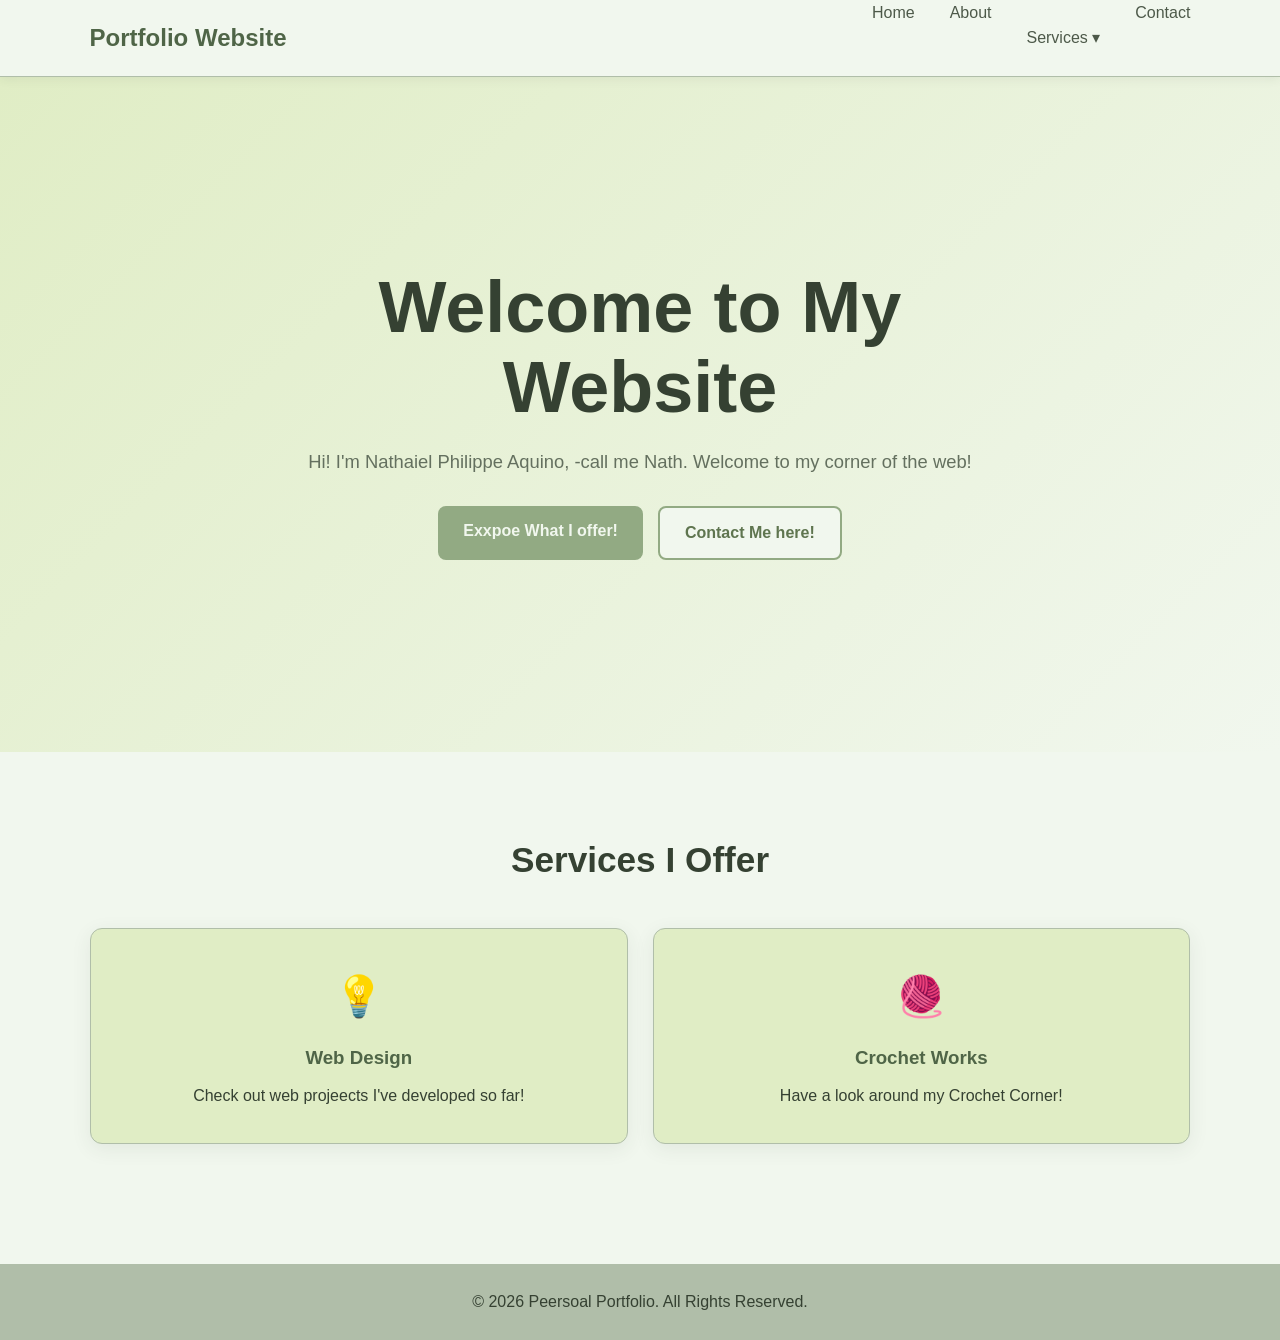
<file: index.html>
<!DOCTYPE html>
<html lang="en">
<head>
    <meta charset="UTF-8">
    <meta name="viewport" content="width=device-width, initial-scale=1.0">
    <title>Portfolio Website | Home</title>
    <link rel="stylesheet" href="css/style.css">
</head>
<body>

    <header>
        <nav class="navbar">
    
            <!-- Logo -->
            <a href="index.html" class="logo">Portfolio Website</a>
    
            <!-- Mobile Menu Button -->
            <input type="checkbox" id="menu-toggle">
            <label for="menu-toggle" class="menu-icon">&#9776;</label>
    
            <!-- Navigation -->
            <ul class="nav-links">
    
                <li>
                    <a href="index.html">Home</a>
                </li>
    
                <li>
                    <a href="about.html">About</a>
                </li>
    
                <!-- Services Dropdown -->
                <li class="dropdown">
                    <a href="services.html" class="dropbtn">
                        Services ▾
                    </a>
    
                    <ul class="dropdown-menu">
                        <li>
                            <a href="web-development.html">
                                Web Development
                            </a>
                        </li>
    
                        <li>
                            <a href="crochet-crafts.html">
                                Crochet Crafts
                            </a>
                        </li>
                    </ul>
                </li>
    
                <li>
                    <a href="contact.html">Contact</a>
                </li>
    
            </ul>
        </nav>
    </header>

<main>
    <section class="hero">
        <div class="hero-content">
            <h1>Welcome to My Website</h1>
            <p>
                Hi! I'm Nathaiel Philippe Aquino, -call me Nath. Welcome to my corner of the web!
            </p>

            <div class="hero-buttons">
                <a href="about.html" class="btn primary-btn">Exxpoe What I offer!</a>
                <a href="contact.html" class="btn secondary-btn">Contact Me here!</a>
            </div>
        </div>
    </section>

    <section class="features">
        <h2>Services I Offer</h2>

        <div class="feature-container">
            <div class="feature-card">
                <div class="icon">💡</div>
                <h3>Web Design</h3>
                <p>
                    Check out web projeects I've developed so far!
                </p>
            </div>

            <div class="feature-card">
                <div class="icon">🧶</div>
                <h3>Crochet Works</h3>
                <p>
                    Have a look around my Crochet Corner! 
                </p>
        </div>
    </section>
</main>

<footer>
    <p>&copy; 2026 Peersoal Portfolio. All Rights Reserved.</p>
</footer>

</body>
</html>
</file>
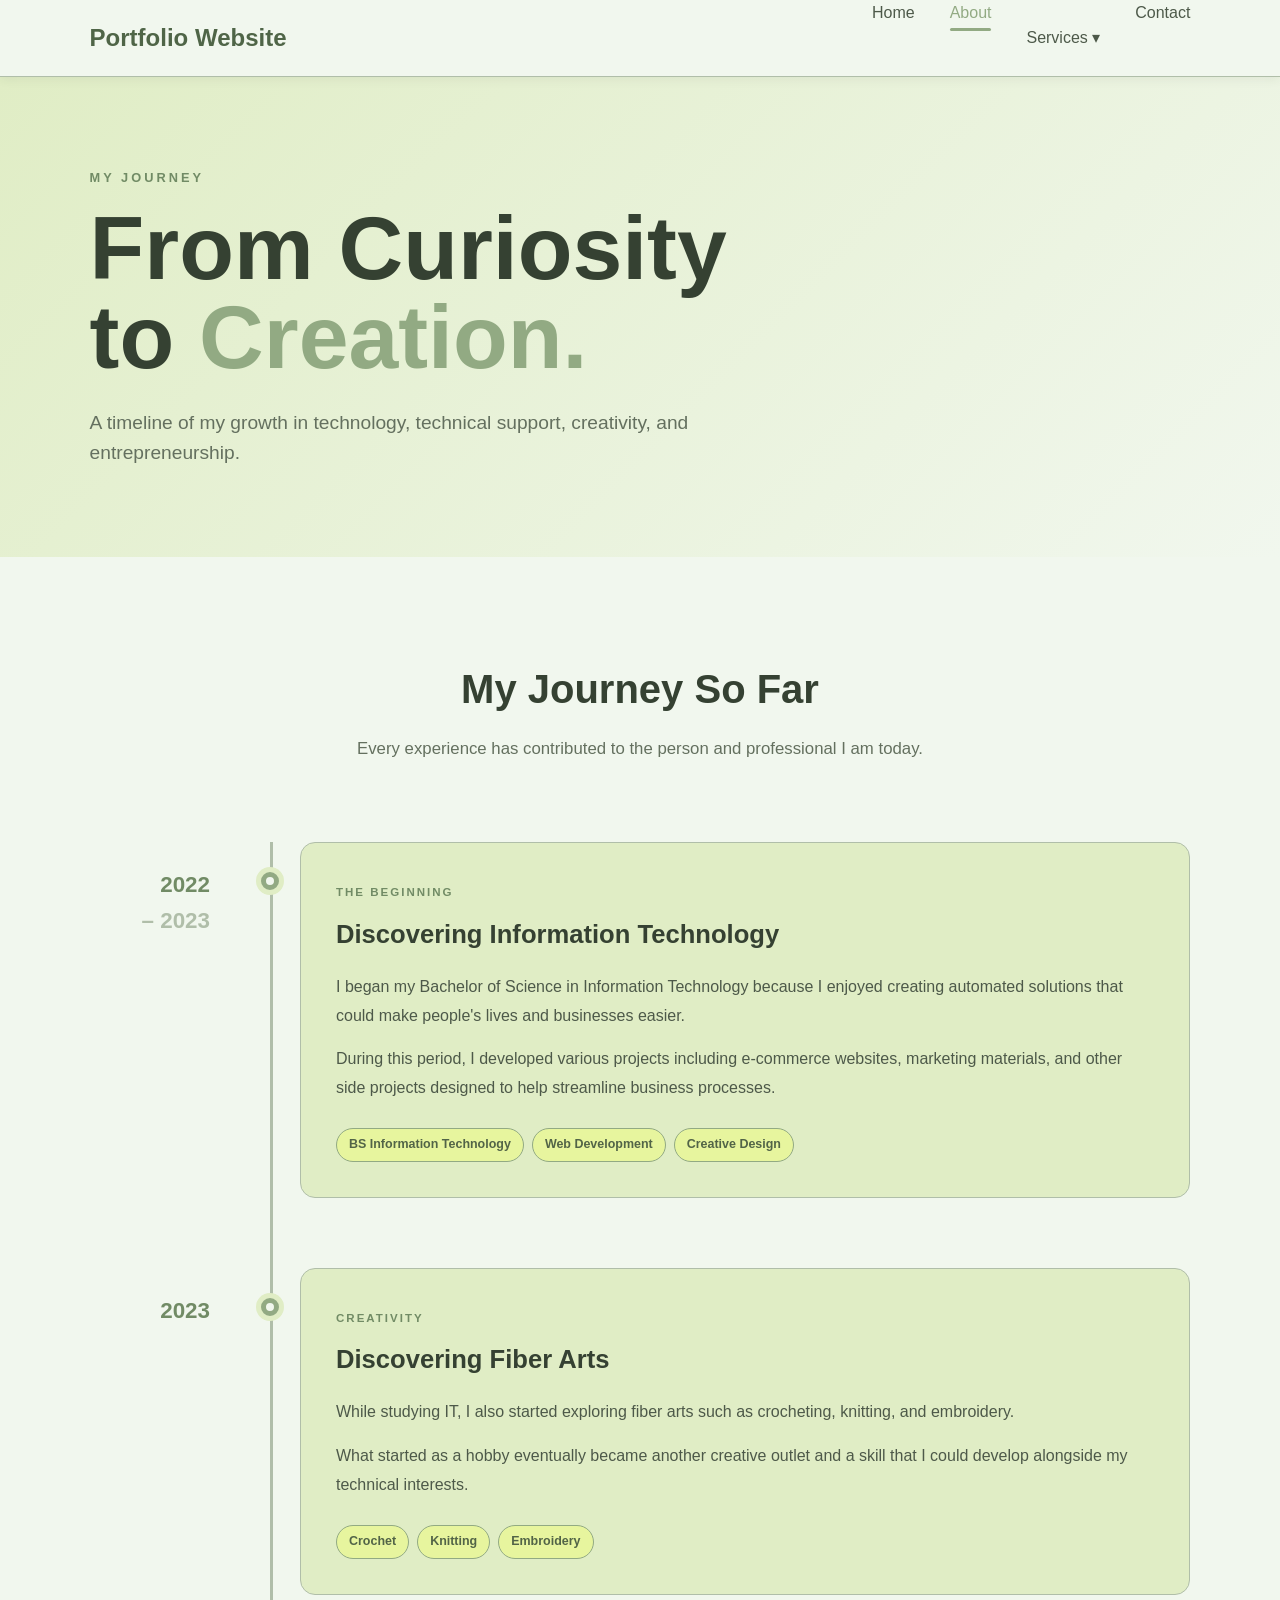
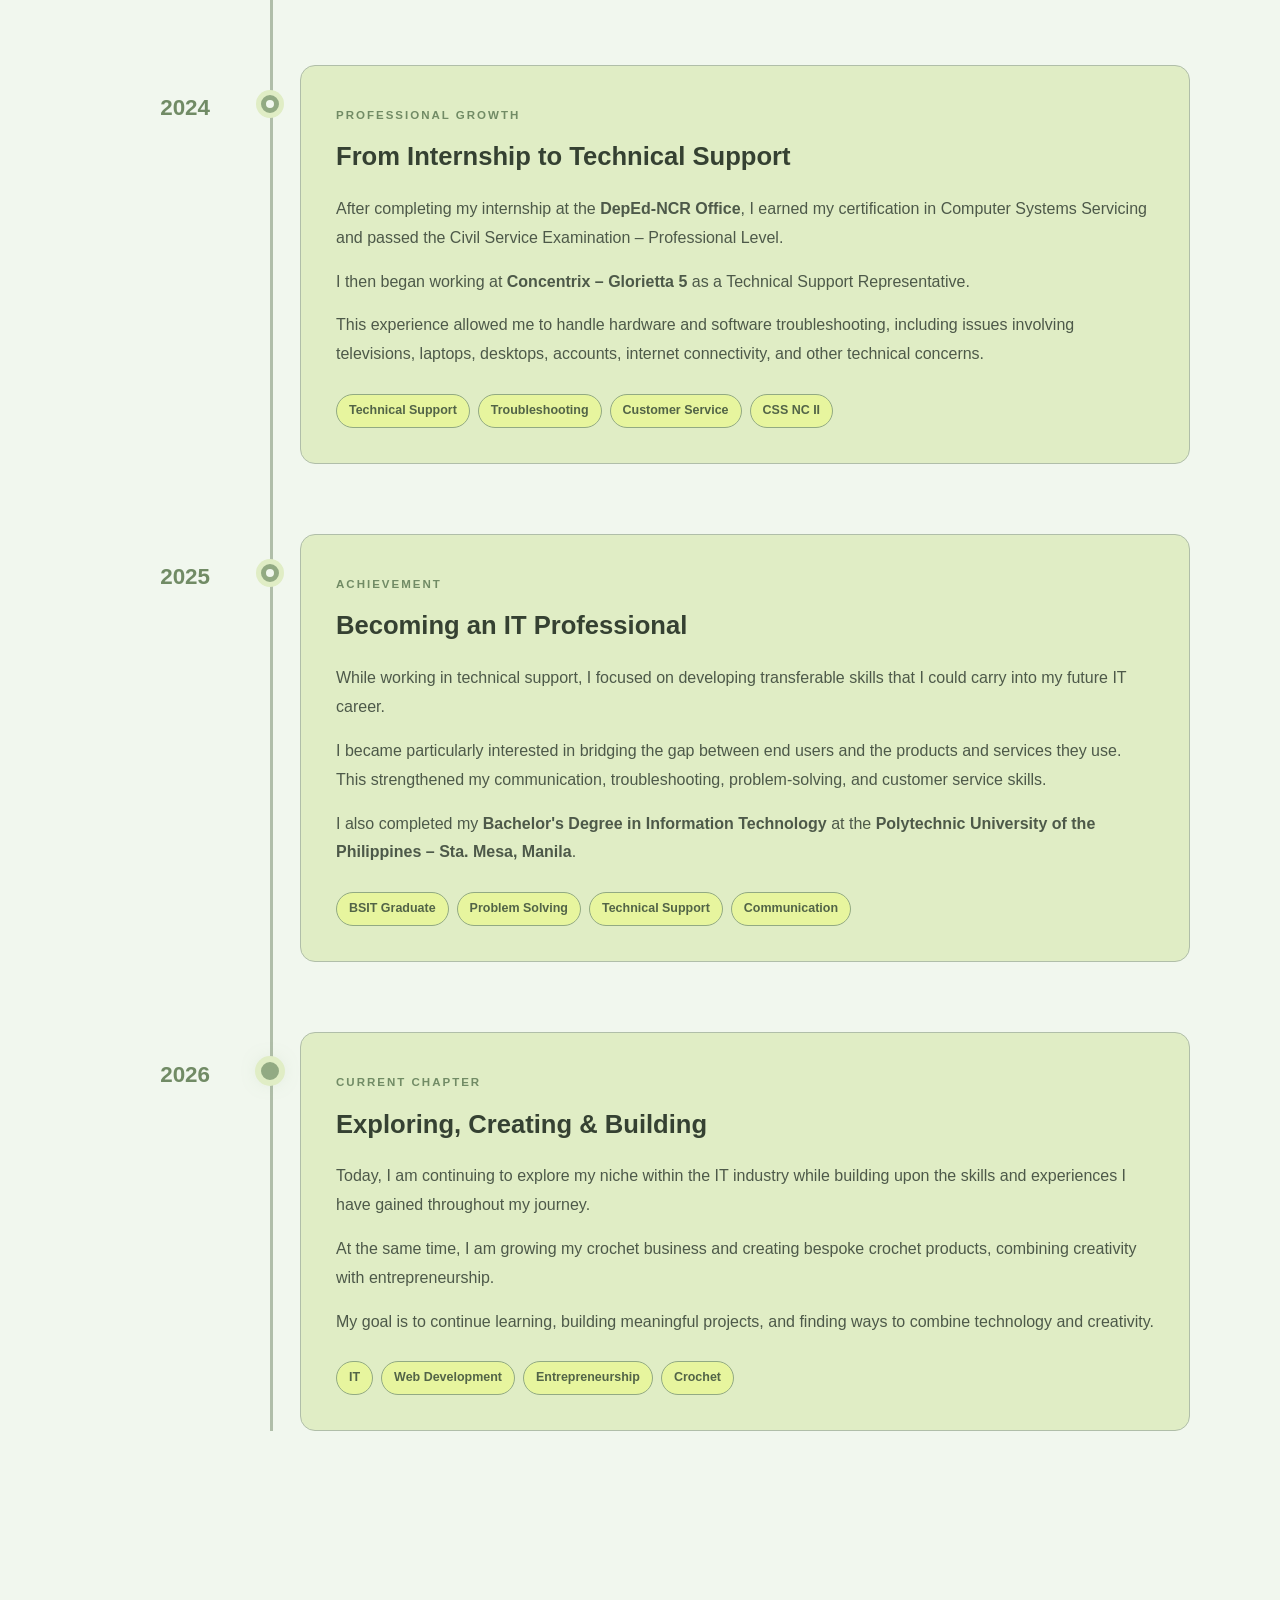
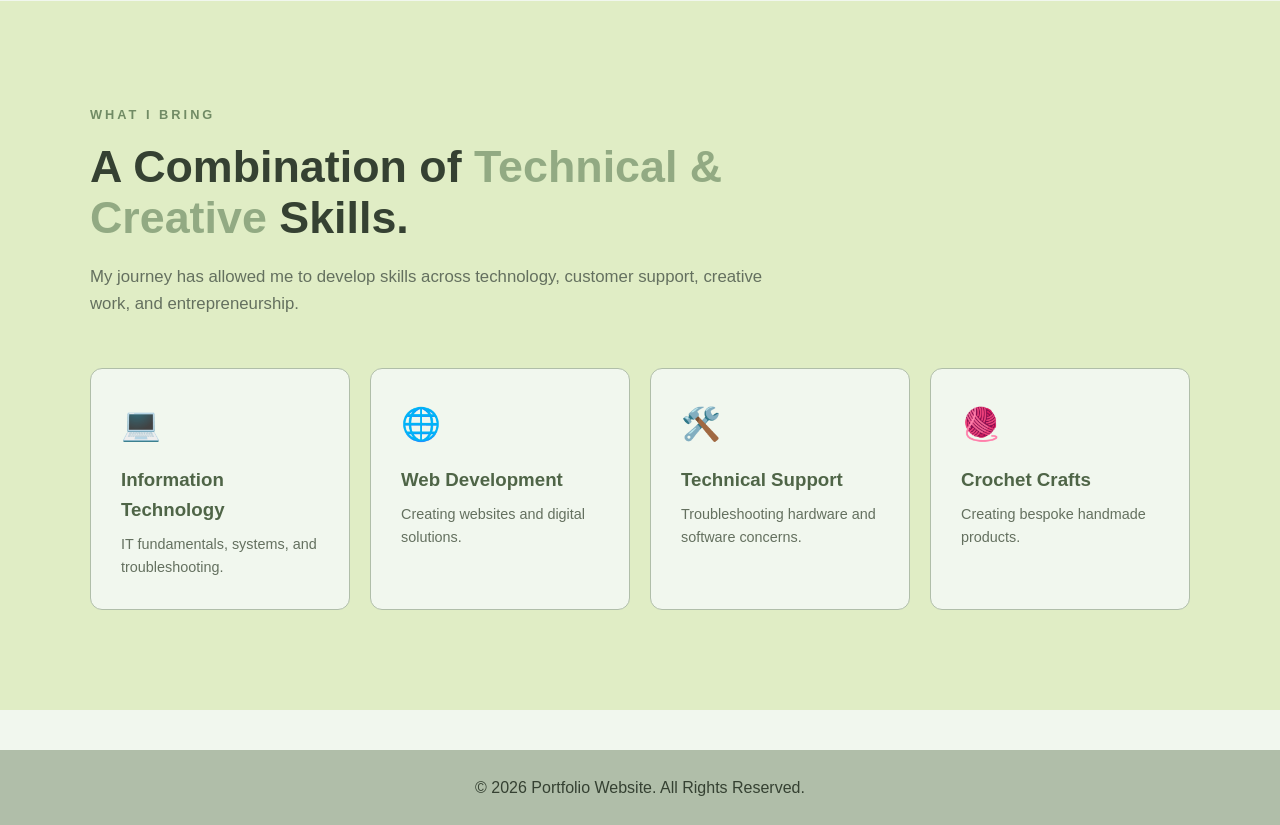
<file: about.html>
<!DOCTYPE html>
<html lang="en">

<head>
    <meta charset="UTF-8">
    <meta name="viewport" content="width=device-width, initial-scale=1.0">

    <title>Portfolio Website | About Me</title>

    <link rel="stylesheet" href="css/style.css">
</head>

<body>

    <!-- =========================
         NAVIGATION
    ========================== -->

    <header>

        <nav class="navbar">

            <a href="index.html" class="logo">
                Portfolio Website
            </a>

            <!-- Mobile Menu -->
            <input type="checkbox" id="menu-toggle">

            <label for="menu-toggle" class="menu-icon">
                &#9776;
            </label>

            <!-- Navigation Links -->
            <ul class="nav-links">

                <li>
                    <a href="index.html">
                        Home
                    </a>
                </li>

                <li>
                    <a href="about.html" class="active">
                        About
                    </a>
                </li>

                <!-- Services Dropdown -->
                <li class="dropdown">

                    <a href="services.html" class="dropbtn">
                        Services ▾
                    </a>

                    <ul class="dropdown-menu">

                        <li>
                            <a href="web-development.html">
                                Web Development
                            </a>
                        </li>

                        <li>
                            <a href="crochet-crafts.html">
                                Crochet Crafts
                            </a>
                        </li>

                    </ul>

                </li>

                <li>
                    <a href="contact.html">
                        Contact
                    </a>
                </li>

            </ul>

        </nav>

    </header>


    <!-- =========================
         MAIN CONTENT
    ========================== -->

    <main>

        <!-- Page Introduction -->

        <section class="timeline-hero">

            <div class="timeline-hero-content">

                <span class="timeline-label">
                    MY JOURNEY
                </span>

                <h1>
                    From Curiosity<br>
                    to <span>Creation.</span>
                </h1>

                <p>
                    A timeline of my growth in technology,
                    technical support, creativity, and entrepreneurship.
                </p>

            </div>

        </section>


        <!-- =========================
             TIMELINE
        ========================== -->

        <section class="timeline-section">

            <div class="timeline-intro">

                <h2>
                    My Journey So Far
                </h2>

                <p>
                    Every experience has contributed to the person
                    and professional I am today.
                </p>

            </div>


            <div class="timeline">


                <!-- =====================
                     2022 - 2023
                ====================== -->

                <div class="timeline-item">

                    <div class="timeline-year">
                        2022<br>
                        <span>– 2023</span>
                    </div>

                    <div class="timeline-dot"></div>

                    <div class="timeline-card">

                        <span class="timeline-category">
                            THE BEGINNING
                        </span>

                        <h3>
                            Discovering Information Technology
                        </h3>

                        <p>
                            I began my Bachelor of Science in
                            Information Technology because I enjoyed
                            creating automated solutions that could
                            make people's lives and businesses easier.
                        </p>

                        <p>
                            During this period, I developed various
                            projects including e-commerce websites,
                            marketing materials, and other side
                            projects designed to help streamline
                            business processes.
                        </p>

                        <div class="milestone-tags">

                            <span>BS Information Technology</span>
                            <span>Web Development</span>
                            <span>Creative Design</span>

                        </div>

                    </div>

                </div>


                <!-- =====================
                     2023
                ====================== -->

                <div class="timeline-item">

                    <div class="timeline-year">
                        2023
                    </div>

                    <div class="timeline-dot"></div>

                    <div class="timeline-card">

                        <span class="timeline-category">
                            CREATIVITY
                        </span>

                        <h3>
                            Discovering Fiber Arts
                        </h3>

                        <p>
                            While studying IT, I also started exploring
                            fiber arts such as crocheting, knitting,
                            and embroidery.
                        </p>

                        <p>
                            What started as a hobby eventually became
                            another creative outlet and a skill that I
                            could develop alongside my technical
                            interests.
                        </p>

                        <div class="milestone-tags">

                            <span>Crochet</span>
                            <span>Knitting</span>
                            <span>Embroidery</span>

                        </div>

                    </div>

                </div>


                <!-- =====================
                     2024
                ====================== -->

                <div class="timeline-item">

                    <div class="timeline-year">
                        2024
                    </div>

                    <div class="timeline-dot"></div>

                    <div class="timeline-card">

                        <span class="timeline-category">
                            PROFESSIONAL GROWTH
                        </span>

                        <h3>
                            From Internship to Technical Support
                        </h3>

                        <p>
                            After completing my internship at the
                            <strong>DepEd-NCR Office</strong>, I earned
                            my certification in Computer Systems
                            Servicing and passed the Civil Service
                            Examination – Professional Level.
                        </p>

                        <p>
                            I then began working at
                            <strong>Concentrix – Glorietta 5</strong>
                            as a Technical Support Representative.
                        </p>

                        <p>
                            This experience allowed me to handle
                            hardware and software troubleshooting,
                            including issues involving televisions,
                            laptops, desktops, accounts, internet
                            connectivity, and other technical concerns.
                        </p>

                        <div class="milestone-tags">

                            <span>Technical Support</span>
                            <span>Troubleshooting</span>
                            <span>Customer Service</span>
                            <span>CSS NC II</span>

                        </div>

                    </div>

                </div>


                <!-- =====================
                     2025
                ====================== -->

                <div class="timeline-item">

                    <div class="timeline-year">
                        2025
                    </div>

                    <div class="timeline-dot"></div>

                    <div class="timeline-card">

                        <span class="timeline-category">
                            ACHIEVEMENT
                        </span>

                        <h3>
                            Becoming an IT Professional
                        </h3>

                        <p>
                            While working in technical support, I
                            focused on developing transferable skills
                            that I could carry into my future IT career.
                        </p>

                        <p>
                            I became particularly interested in
                            bridging the gap between end users and the
                            products and services they use. This
                            strengthened my communication,
                            troubleshooting, problem-solving, and
                            customer service skills.
                        </p>

                        <p>
                            I also completed my
                            <strong>Bachelor's Degree in
                            Information Technology</strong> at the
                            <strong>Polytechnic University of the
                            Philippines – Sta. Mesa, Manila</strong>.
                        </p>

                        <div class="milestone-tags">

                            <span>BSIT Graduate</span>
                            <span>Problem Solving</span>
                            <span>Technical Support</span>
                            <span>Communication</span>

                        </div>

                    </div>

                </div>


                <!-- =====================
                     2026
                ====================== -->

                <div class="timeline-item current">

                    <div class="timeline-year">
                        2026
                    </div>

                    <div class="timeline-dot"></div>

                    <div class="timeline-card">

                        <span class="timeline-category">
                            CURRENT CHAPTER
                        </span>

                        <h3>
                            Exploring, Creating & Building
                        </h3>

                        <p>
                            Today, I am continuing to explore my niche
                            within the IT industry while building upon
                            the skills and experiences I have gained
                            throughout my journey.
                        </p>

                        <p>
                            At the same time, I am growing my crochet
                            business and creating bespoke crochet
                            products, combining creativity with
                            entrepreneurship.
                        </p>

                        <p>
                            My goal is to continue learning, building
                            meaningful projects, and finding ways to
                            combine technology and creativity.
                        </p>

                        <div class="milestone-tags">

                            <span>IT</span>
                            <span>Web Development</span>
                            <span>Entrepreneurship</span>
                            <span>Crochet</span>

                        </div>

                    </div>

                </div>


            </div>

        </section>


        <!-- =========================
             CURRENT SKILLS
        ========================== -->

        <section class="progress-section">

            <div class="progress-container">

                <div class="progress-content">

                    <span class="timeline-label">
                        WHAT I BRING
                    </span>

                    <h2>
                        A Combination of
                        <span>Technical & Creative</span>
                        Skills.
                    </h2>

                    <p>
                        My journey has allowed me to develop skills
                        across technology, customer support, creative
                        work, and entrepreneurship.
                    </p>

                </div>


                <div class="skills-grid">

                    <div class="skill">
                        <span class="skill-icon">💻</span>
                        <h3>Information Technology</h3>
                        <p>
                            IT fundamentals, systems, and
                            troubleshooting.
                        </p>
                    </div>

                    <div class="skill">
                        <span class="skill-icon">🌐</span>
                        <h3>Web Development</h3>
                        <p>
                            Creating websites and digital solutions.
                        </p>
                    </div>

                    <div class="skill">
                        <span class="skill-icon">🛠️</span>
                        <h3>Technical Support</h3>
                        <p>
                            Troubleshooting hardware and software
                            concerns.
                        </p>
                    </div>

                    <div class="skill">
                        <span class="skill-icon">🧶</span>
                        <h3>Crochet Crafts</h3>
                        <p>
                            Creating bespoke handmade products.
                        </p>
                    </div>

                </div>

            </div>

        </section>

    </main>


    <!-- =========================
         FOOTER
    ========================== -->

    <footer>

        <p>
            &copy; 2026 Portfolio Website. All Rights Reserved.
        </p>

    </footer>

</body>

</html>
</file>
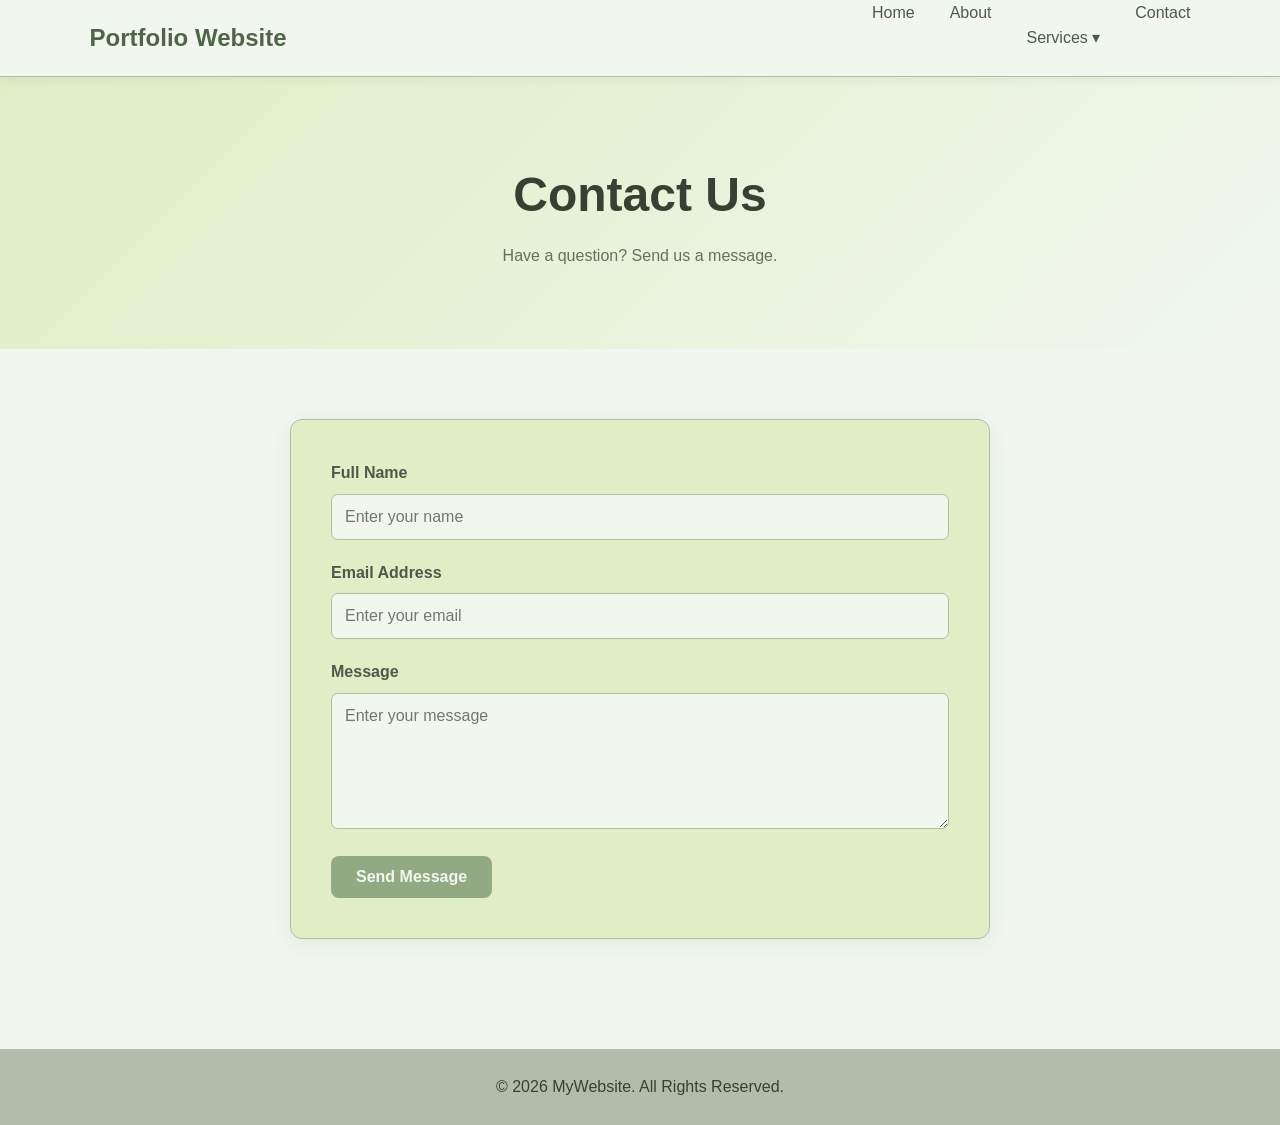
<file: contact.html>
<!DOCTYPE html>
<html lang="en">
<head>
    <meta charset="UTF-8">
    <meta name="viewport" content="width=device-width, initial-scale=1.0">
    <title>Portfolio Website | Contact</title>
    <link rel="stylesheet" href="css/style.css">
</head>
<body>

    <header>
        <nav class="navbar">
    
            <!-- Logo -->
            <a href="index.html" class="logo">Portfolio Website</a>
    
            <!-- Mobile Menu Button -->
            <input type="checkbox" id="menu-toggle">
            <label for="menu-toggle" class="menu-icon">&#9776;</label>
    
            <!-- Navigation -->
            <ul class="nav-links">
    
                <li>
                    <a href="index.html">Home</a>
                </li>
    
                <li>
                    <a href="about.html">About</a>
                </li>
    
                <!-- Services Dropdown -->
                <li class="dropdown">
                    <a href="services.html" class="dropbtn">
                        Services ▾
                    </a>
    
                    <ul class="dropdown-menu">
                        <li>
                            <a href="web-development.html">
                                Web Development
                            </a>
                        </li>
    
                        <li>
                            <a href="crochet-crafts.html">
                                Crochet Crafts
                            </a>
                        </li>
                    </ul>
                </li>
    
                <li>
                    <a href="contact.html">Contact</a>
                </li>
    
            </ul>
        </nav>
    </header>

<main>
    <section class="page-header">
        <h1>Contact Us</h1>
        <p>Have a question? Send us a message.</p>
    </section>

    <section class="contact-section">
        <form class="contact-form">

            <div class="form-group">
                <label for="name">Full Name</label>
                <input
                    type="text"
                    id="name"
                    name="name"
                    placeholder="Enter your name"
                    required
                >
            </div>

            <div class="form-group">
                <label for="email">Email Address</label>
                <input
                    type="email"
                    id="email"
                    name="email"
                    placeholder="Enter your email"
                    required
                >
            </div>

            <div class="form-group">
                <label for="message">Message</label>
                <textarea
                    id="message"
                    name="message"
                    rows="6"
                    placeholder="Enter your message"
                    required
                ></textarea>
            </div>

            <button type="submit" class="btn primary-btn">
                Send Message
            </button>

        </form>
    </section>
</main>

<footer>
    <p>&copy; 2026 MyWebsite. All Rights Reserved.</p>
</footer>

</body>
</html>
</file>
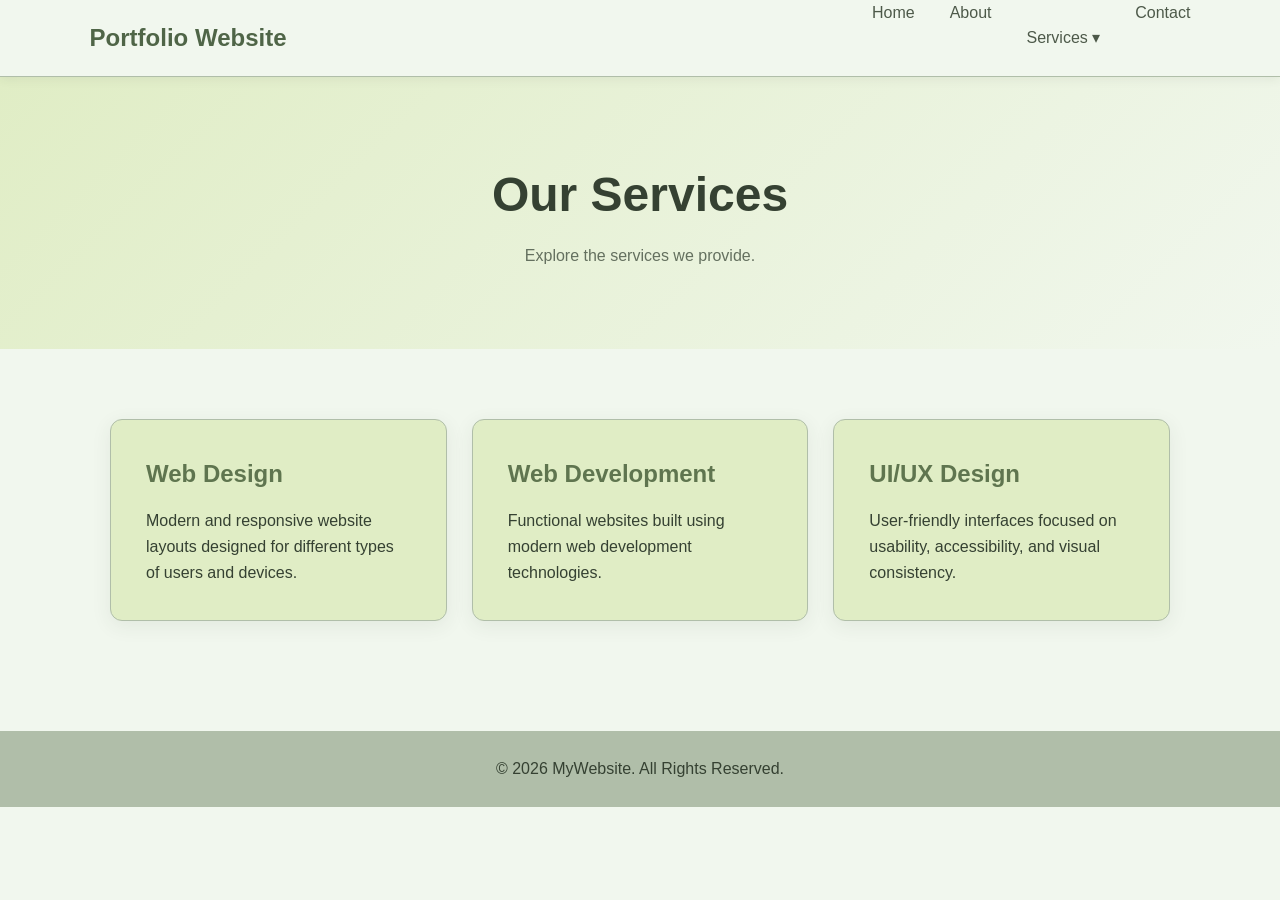
<file: services.html>
<!DOCTYPE html>
<html lang="en">
<head>
    <meta charset="UTF-8">
    <meta name="viewport" content="width=device-width, initial-scale=1.0">
    <title>Portfolio Website | Services</title>
    <link rel="stylesheet" href="css/style.css">
</head>
<body>

    <header>
        <nav class="navbar">
    
            <!-- Logo -->
            <a href="index.html" class="logo">Portfolio Website</a>
    
            <!-- Mobile Menu Button -->
            <input type="checkbox" id="menu-toggle">
            <label for="menu-toggle" class="menu-icon">&#9776;</label>
    
            <!-- Navigation -->
            <ul class="nav-links">
    
                <li>
                    <a href="index.html">Home</a>
                </li>
    
                <li>
                    <a href="about.html">About</a>
                </li>
    
                <!-- Services Dropdown -->
                <li class="dropdown">
                    <a href="services.html" class="dropbtn">
                        Services ▾
                    </a>
    
                    <ul class="dropdown-menu">
                        <li>
                            <a href="web-development.html">
                                Web Development
                            </a>
                        </li>
    
                        <li>
                            <a href="crochet-crafts.html">
                                Crochet Crafts
                            </a>
                        </li>
                    </ul>
                </li>
    
                <li>
                    <a href="contact.html">Contact</a>
                </li>
    
            </ul>
        </nav>
    </header>

<main>
    <section class="page-header">
        <h1>Our Services</h1>
        <p>Explore the services we provide.</p>
    </section>

    <section class="services">
        <div class="service-card">
            <h2>Web Design</h2>
            <p>
                Modern and responsive website layouts designed
                for different types of users and devices.
            </p>
        </div>

        <div class="service-card">
            <h2>Web Development</h2>
            <p>
                Functional websites built using modern web
                development technologies.
            </p>
        </div>

        <div class="service-card">
            <h2>UI/UX Design</h2>
            <p>
                User-friendly interfaces focused on usability,
                accessibility, and visual consistency.
            </p>
        </div>
    </section>
</main>

<footer>
    <p>&copy; 2026 MyWebsite. All Rights Reserved.</p>
</footer>

</body>
</html>
</file>
<file: css/style.css>
/* =========================
   COLOR PALETTE
========================= */

/*
   #F1F7EE = Main Background
   #B0BEA9 = Secondary / Muted
   #92AA83 = Primary Accent
   #E0EDC5 = Soft Green
   #E7F59E = Highlight
*/


/* =========================
   RESET
========================= */

* {
    margin: 0;
    padding: 0;
    box-sizing: border-box;
}

html {
    scroll-behavior: smooth;
}

body {
    font-family: Arial, Helvetica, sans-serif;
    background: #F1F7EE;
    color: #354132;
    line-height: 1.6;
}


/* =========================
   NAVBAR
========================= */

header {
    width: 100%;
}

.navbar {
    min-height: 70px;

    padding: 0 7%;

    display: flex;
    align-items: center;
    justify-content: space-between;

    background: #F1F7EE;

    border-bottom: 1px solid #B0BEA9;

    box-shadow:
        0 2px 10px rgba(53, 65, 50, 0.08);

    position: relative;
    z-index: 1000;
}


/* Logo */

.logo {
    text-decoration: none;

    color: #4F6547;

    font-size: 1.5rem;

    font-weight: 700;

    transition: 0.3s;
}

.logo:hover {
    color: #92AA83;
}


/* Navigation */

.nav-links {
    list-style: none;

    display: flex;

    gap: 35px;
}

.nav-links a {
    text-decoration: none;

    color: #4D5949;

    font-weight: 500;

    padding: 25px 0;

    position: relative;

    transition: 0.3s;
}

.nav-links a:hover,
.nav-links a.active {
    color: #92AA83;
}


/* Active underline */

.nav-links a.active::after {
    content: "";

    position: absolute;

    bottom: 15px;
    left: 0;

    width: 100%;
    height: 3px;

    background: #92AA83;

    border-radius: 5px;
}


/* =========================
   MOBILE MENU
========================= */

#menu-toggle {
    display: none;
}

.menu-icon {
    display: none;

    font-size: 1.8rem;

    color: #4F6547;

    cursor: pointer;
}


/* =========================
   HERO
========================= */

.hero {
    min-height: 75vh;

    display: flex;

    align-items: center;
    justify-content: center;

    text-align: center;

    padding: 60px 20px;

    background:
        linear-gradient(
            135deg,
            #E0EDC5,
            #F1F7EE
        );
}

.hero-content {
    max-width: 800px;
}

.hero h1 {
    font-size: clamp(2.2rem, 6vw, 4.5rem);

    line-height: 1.1;

    margin-bottom: 20px;

    color: #354132;
}

.hero p {
    font-size: 1.15rem;

    color: #64705F;

    margin-bottom: 30px;
}


/* =========================
   BUTTONS
========================= */

.hero-buttons {
    display: flex;

    justify-content: center;

    gap: 15px;

    flex-wrap: wrap;
}

.btn {
    display: inline-block;

    padding: 12px 25px;

    border-radius: 8px;

    text-decoration: none;

    border: none;

    cursor: pointer;

    font-size: 1rem;

    font-weight: 600;

    transition: 0.3s;
}


/* Primary Button */

.primary-btn {
    background: #92AA83;

    color: #F1F7EE;
}

.primary-btn:hover {
    background: #718B65;

    transform: translateY(-2px);
}


/* Secondary Button */

.secondary-btn {
    background: #F1F7EE;

    color: #5F754F;

    border: 2px solid #92AA83;
}

.secondary-btn:hover {
    background: #92AA83;

    color: #F1F7EE;
}


/* =========================
   FEATURES
========================= */

.features {
    padding: 80px 7%;

    text-align: center;

    background: #F1F7EE;
}

.features h2 {
    font-size: 2.2rem;

    margin-bottom: 40px;

    color: #354132;
}

.feature-container {
    max-width: 1100px;

    margin: auto;

    display: grid;

    grid-template-columns:
        repeat(2, 1fr);

    gap: 25px;
}

.feature-card {
    background: #E0EDC5;

    padding: 35px 25px;

    border-radius: 12px;

    border: 1px solid #B0BEA9;

    box-shadow:
        0 5px 20px rgba(53, 65, 50, 0.08);

    transition: 0.3s;
}

.feature-card:hover {
    transform: translateY(-7px);

    box-shadow:
        0 12px 30px rgba(53, 65, 50, 0.12);
}

.icon {
    font-size: 2.5rem;

    margin-bottom: 15px;
}

.feature-card h3 {
    margin-bottom: 10px;

    color: #4F6547;
}


/* =========================
   PAGE HEADER
========================= */

.page-header {
    text-align: center;

    padding: 80px 20px;

    background:
        linear-gradient(
            135deg,
            #E0EDC5,
            #F1F7EE
        );
}

.page-header h1 {
    font-size: 3rem;

    color: #354132;

    margin-bottom: 10px;
}

.page-header p {
    color: #64705F;
}


/* =========================
   ABOUT
========================= */

.content-section {
    padding: 70px 7%;

    background: #F1F7EE;
}

.content-box {
    max-width: 900px;

    margin: auto;

    background: #E0EDC5;

    padding: 40px;

    border-radius: 12px;

    border: 1px solid #B0BEA9;

    box-shadow:
        0 5px 20px rgba(53, 65, 50, 0.08);
}

.content-box h2 {
    margin-bottom: 20px;

    color: #4F6547;
}

.content-box p {
    margin-bottom: 15px;

    color: #4D5949;
}


/* =========================
   SERVICES
========================= */

.services {
    max-width: 1100px;

    margin: auto;

    padding: 70px 20px;

    display: grid;

    grid-template-columns:
        repeat(3, 1fr);

    gap: 25px;
}

.service-card {
    background: #E0EDC5;

    padding: 35px;

    border-radius: 12px;

    border: 1px solid #B0BEA9;

    box-shadow:
        0 5px 20px rgba(53, 65, 50, 0.08);

    transition: 0.3s;
}

.service-card:hover {
    transform: translateY(-7px);

    box-shadow:
        0 12px 30px rgba(53, 65, 50, 0.12);
}

.service-card h2 {
    color: #5F754F;

    margin-bottom: 15px;
}


/* =========================
   SERVICES DROPDOWN
========================= */

.dropdown {
    position: relative;
}

.dropbtn {
    display: block;
}


/* Dropdown menu */

.dropdown-menu {
    position: absolute;

    top: 100%;
    left: 0;

    min-width: 210px;

    background: #F1F7EE;

    list-style: none;

    padding: 10px 0;

    border-radius: 8px;

    border: 1px solid #B0BEA9;

    box-shadow:
        0 8px 25px rgba(53, 65, 50, 0.12);

    opacity: 0;

    visibility: hidden;

    transform: translateY(10px);

    transition: all 0.25s ease;

    z-index: 1000;
}


/* Dropdown links */

.dropdown-menu li {
    width: 100%;
}

.dropdown-menu a {
    display: block;

    padding: 12px 18px;

    color: #4D5949;

    text-decoration: none;

    white-space: nowrap;

    transition: 0.2s;
}


/* Dropdown hover */

.dropdown-menu a:hover {
    background: #E0EDC5;

    color: #5F754F;
}


/* Show dropdown */

.dropdown:hover .dropdown-menu {
    opacity: 1;

    visibility: visible;

    transform: translateY(0);
}


/* =========================
   CONTACT
========================= */

.contact-section {
    padding: 70px 20px;

    background: #F1F7EE;
}

.contact-form {
    max-width: 700px;

    margin: auto;

    background: #E0EDC5;

    padding: 40px;

    border-radius: 12px;

    border: 1px solid #B0BEA9;

    box-shadow:
        0 5px 20px rgba(53, 65, 50, 0.08);
}

.form-group {
    margin-bottom: 20px;
}

.form-group label {
    display: block;

    margin-bottom: 8px;

    font-weight: 600;

    color: #4D5949;
}

.form-group input,
.form-group textarea {
    width: 100%;

    padding: 13px;

    border: 1px solid #B0BEA9;

    background: #F1F7EE;

    color: #354132;

    border-radius: 7px;

    font-size: 1rem;

    font-family: inherit;

    outline: none;

    transition: 0.3s;
}

.form-group input:focus,
.form-group textarea:focus {
    border-color: #92AA83;

    box-shadow:
        0 0 0 3px rgba(146, 170, 131, 0.2);
}

.form-group textarea {
    resize: vertical;
}


/* =========================
   FOOTER
========================= */

footer {
    background: #B0BEA9;

    color: #354132;

    text-align: center;

    padding: 25px 20px;

    margin-top: 40px;
}


/* =========================================
   TIMELINE HERO
========================================= */

.timeline-hero {
    min-height: 480px;

    display: flex;

    align-items: center;

    padding: 80px 7%;

    background:
        linear-gradient(
            135deg,
            #E0EDC5,
            #F1F7EE
        );
}

.timeline-hero-content {
    max-width: 900px;
}

.timeline-label {
    display: inline-block;

    margin-bottom: 15px;

    font-size: 0.8rem;

    font-weight: 700;

    letter-spacing: 3px;

    color: #718B65;
}

.timeline-hero h1 {
    margin-bottom: 25px;

    font-size: clamp(3rem, 7vw, 6rem);

    line-height: 1;

    color: #354132;
}

.timeline-hero h1 span {
    color: #92AA83;
}

.timeline-hero p {
    max-width: 650px;

    font-size: 1.2rem;

    color: #64705F;
}


/* =========================================
   TIMELINE SECTION
========================================= */

.timeline-section {
    padding: 100px 7%;

    background: #F1F7EE;
}

.timeline-intro {
    max-width: 800px;

    margin: 0 auto 80px;

    text-align: center;
}

.timeline-intro h2 {
    margin-bottom: 15px;

    font-size: 2.5rem;

    color: #354132;
}

.timeline-intro p {
    color: #64705F;

    font-size: 1.05rem;
}


/* =========================================
   TIMELINE CONTAINER
========================================= */

.timeline {
    position: relative;

    max-width: 1100px;

    margin: auto;
}


/* Vertical line */

.timeline::before {
    content: "";

    position: absolute;

    top: 0;
    bottom: 0;

    left: 180px;

    width: 3px;

    background: #B0BEA9;
}


/* =========================================
   TIMELINE ITEM
========================================= */

.timeline-item {
    position: relative;

    display: grid;

    grid-template-columns:
        150px 60px 1fr;

    gap: 0;

    margin-bottom: 70px;
}


/* Year */

.timeline-year {
    padding-top: 25px;

    text-align: right;

    padding-right: 30px;

    font-size: 1.4rem;

    font-weight: 800;

    color: #718B65;
}

.timeline-year span {
    color: #B0BEA9;
}


/* =========================================
   TIMELINE DOT
========================================= */

.timeline-dot {
    position: relative;

    z-index: 2;

    width: 18px;
    height: 18px;

    margin: 30px auto 0;

    border-radius: 50%;

    background: #F1F7EE;

    border: 5px solid #92AA83;

    box-shadow:
        0 0 0 5px #E0EDC5;
}


/* Current milestone */

.timeline-item.current .timeline-dot {
    background: #92AA83;

    box-shadow:
        0 0 0 6px #E0EDC5,
        0 0 20px rgba(146, 170, 131, 0.35);
}


/* =========================================
   TIMELINE CARD
========================================= */

.timeline-card {
    padding: 35px;

    background: #E0EDC5;

    border: 1px solid #B0BEA9;

    border-radius: 15px;

    transition: all 0.3s ease;
}

.timeline-card:hover {
    transform: translateY(-5px);

    background: #E7F59E;

    border-color: #92AA83;

    box-shadow:
        0 15px 35px rgba(53, 65, 50, 0.10);
}


/* Category */

.timeline-category {
    display: inline-block;

    margin-bottom: 12px;

    font-size: 0.72rem;

    font-weight: 800;

    letter-spacing: 2px;

    color: #718B65;
}


/* Title */

.timeline-card h3 {
    margin-bottom: 18px;

    font-size: 1.6rem;

    color: #354132;
}


/* Paragraph */

.timeline-card p {
    margin-bottom: 15px;

    color: #4D5949;

    line-height: 1.8;
}


/* =========================================
   TIMELINE TAGS
========================================= */

.milestone-tags {
    display: flex;

    flex-wrap: wrap;

    gap: 8px;

    margin-top: 25px;
}

.milestone-tags span {
    padding: 6px 12px;

    border-radius: 20px;

    background: #E7F59E;

    color: #526447;

    border: 1px solid #92AA83;

    font-size: 0.78rem;

    font-weight: 600;
}


/* =========================================
   PROGRESS / SKILLS
========================================= */

.progress-section {
    padding: 100px 7%;

    background: #E0EDC5;
}

.progress-container {
    max-width: 1100px;

    margin: auto;
}

.progress-content {
    max-width: 700px;

    margin-bottom: 50px;
}

.progress-content h2 {
    margin-bottom: 20px;

    font-size: 2.8rem;

    line-height: 1.15;

    color: #354132;
}

.progress-content h2 span {
    color: #92AA83;
}

.progress-content p {
    color: #64705F;

    font-size: 1.05rem;
}


/* =========================================
   SKILLS GRID
========================================= */

.skills-grid {
    display: grid;

    grid-template-columns:
        repeat(4, 1fr);

    gap: 20px;
}

.skill {
    padding: 30px;

    background: #F1F7EE;

    border: 1px solid #B0BEA9;

    border-radius: 12px;

    transition: 0.3s;
}

.skill:hover {
    transform: translateY(-5px);

    background: #E7F59E;

    box-shadow:
        0 10px 25px rgba(53, 65, 50, 0.10);
}

.skill-icon {
    display: block;

    margin-bottom: 15px;

    font-size: 2rem;
}

.skill h3 {
    margin-bottom: 8px;

    color: #4F6547;
}

.skill p {
    color: #64705F;

    font-size: 0.9rem;
}


/* =========================================
   PROJECT PAGE HERO
========================================= */

.projects-hero {
    min-height: 450px;

    display: flex;

    align-items: center;

    padding: 80px 7%;

    background:
        linear-gradient(
            135deg,
            #E0EDC5,
            #F1F7EE
        );
}

.projects-hero-content {
    max-width: 850px;
}

.section-label {
    display: inline-block;

    margin-bottom: 15px;

    font-size: 0.8rem;

    font-weight: 800;

    letter-spacing: 3px;

    color: #718B65;
}

.projects-hero h1 {
    margin-bottom: 25px;

    font-size: clamp(3rem, 7vw, 6rem);

    line-height: 1;

    color: #354132;
}

.projects-hero h1 span {
    color: #92AA83;
}

.projects-hero p {
    max-width: 650px;

    color: #64705F;

    font-size: 1.15rem;

    line-height: 1.8;
}


/* =========================================
   PROJECT SECTION
========================================= */

.projects-section {
    padding: 100px 7%;

    background: #F1F7EE;
}

.projects-heading {
    max-width: 900px;

    margin: 0 auto 70px;

    text-align: center;
}

.projects-heading h2 {
    margin-bottom: 15px;

    font-size: 2.8rem;

    color: #354132;
}

.projects-heading p {
    color: #64705F;

    font-size: 1.05rem;
}


/* =========================================
   PROJECT CARD
========================================= */

.project-card {
    max-width: 1100px;

    margin: 0 auto 80px;

    overflow: hidden;

    background: #E0EDC5;

    border-radius: 18px;

    border: 1px solid #B0BEA9;

    box-shadow:
        0 10px 30px rgba(53, 65, 50, 0.08);

    transition:
        transform 0.3s ease,
        box-shadow 0.3s ease;
}

.project-card:hover {
    transform: translateY(-5px);

    box-shadow:
        0 18px 40px rgba(53, 65, 50, 0.14);
}


/* =========================================
   CAROUSEL
========================================= */

.project-carousel {
    position: relative;

    width: 100%;

    aspect-ratio: 16 / 9;

    overflow: hidden;

    background: #B0BEA9;
}


/* Hide radio buttons */

.project-carousel > input {
    display: none;
}


/* =========================================
   SLIDES
========================================= */

.slides {
    width: 500%;

    height: 100%;

    display: flex;

    transition: transform 0.5s ease;
}

.slide {
    width: 20%;

    height: 100%;

    flex-shrink: 0;
}

.slide img {
    width: 100%;

    height: 100%;

    display: block;

    object-fit: cover;
}


/* =========================================
   PROJECT 1 SLIDES
========================================= */

#project1-slide1:checked ~ .slides {
    transform: translateX(0%);
}

#project1-slide2:checked ~ .slides {
    transform: translateX(-20%);
}

#project1-slide3:checked ~ .slides {
    transform: translateX(-40%);
}

#project1-slide4:checked ~ .slides {
    transform: translateX(-60%);
}

#project1-slide5:checked ~ .slides {
    transform: translateX(-80%);
}


/* =========================================
   PROJECT 2 SLIDES
========================================= */

#project2-slide1:checked ~ .slides {
    transform: translateX(0%);
}

#project2-slide2:checked ~ .slides {
    transform: translateX(-20%);
}

#project2-slide3:checked ~ .slides {
    transform: translateX(-40%);
}

#project2-slide4:checked ~ .slides {
    transform: translateX(-60%);
}

#project2-slide5:checked ~ .slides {
    transform: translateX(-80%);
}


/* =========================================
   PROJECT 3 SLIDES
========================================= */

#project3-slide1:checked ~ .slides {
    transform: translateX(0%);
}

#project3-slide2:checked ~ .slides {
    transform: translateX(-20%);
}

#project3-slide3:checked ~ .slides {
    transform: translateX(-40%);
}

#project3-slide4:checked ~ .slides {
    transform: translateX(-60%);
}

#project3-slide5:checked ~ .slides {
    transform: translateX(-80%);
}


/* =========================================
   CAROUSEL DOTS
========================================= */

.carousel-navigation {
    position: absolute;

    left: 0;
    right: 0;

    bottom: 20px;

    display: flex;

    justify-content: center;

    gap: 8px;

    z-index: 10;
}

.carousel-dot {
    width: 11px;
    height: 11px;

    border-radius: 50%;

    background: rgba(241, 247, 238, 0.75);

    border: 2px solid #F1F7EE;

    cursor: pointer;

    transition: 0.25s;
}

.carousel-dot:hover {
    transform: scale(1.3);

    background: #E7F59E;

    border-color: #92AA83;
}


/* =========================================
   PROJECT INFORMATION
========================================= */

.project-information {
    padding: 40px;
}

.project-meta {
    display: flex;

    justify-content: space-between;

    align-items: center;

    margin-bottom: 15px;
}

.project-meta span {
    font-size: 0.75rem;

    font-weight: 800;

    letter-spacing: 1.5px;

    color: #718B65;
}

.project-meta span:last-child {
    color: #7D8977;
}

.project-information h3 {
    margin-bottom: 15px;

    font-size: 2rem;

    color: #354132;
}

.project-information p {
    max-width: 850px;

    margin-bottom: 25px;

    color: #4D5949;

    line-height: 1.8;
}


/* =========================================
   TECHNOLOGY TAGS
========================================= */

.project-technologies {
    display: flex;

    flex-wrap: wrap;

    gap: 8px;
}

.project-technologies span {
    padding: 7px 14px;

    background: #E7F59E;

    border-radius: 20px;

    color: #526447;

    border: 1px solid #92AA83;

    font-size: 0.8rem;

    font-weight: 600;
}


/* =========================================
   RESPONSIVE DESIGN
========================================= */

@media (max-width: 900px) {

    .skills-grid {
        grid-template-columns:
            repeat(2, 1fr);
    }

}


/* =========================================
   TABLET / MOBILE
========================================= */

@media (max-width: 768px) {

    /* -------------------------
       NAVBAR
    ------------------------- */

    .navbar {
        min-height: 65px;

        padding: 0 5%;

        flex-wrap: wrap;
    }

    .menu-icon {
        display: block;
    }

    .nav-links {
        display: none;

        width: 100%;

        flex-direction: column;

        gap: 0;

        background: #F1F7EE;

        padding: 10px 0 20px;
    }

    #menu-toggle:checked ~ .nav-links {
        display: flex;
    }

    .nav-links li {
        width: 100%;
    }

    .nav-links a {
        display: block;

        padding: 13px 0;

        text-align: center;
    }

    .nav-links a.active::after {
        display: none;
    }


    /* -------------------------
       MOBILE DROPDOWN
    ------------------------- */

    .dropdown-menu {
        position: static;

        width: 100%;

        display: none;

        opacity: 1;

        visibility: visible;

        transform: none;

        box-shadow: none;

        background: #E0EDC5;

        padding: 0;

        border: none;

        border-radius: 0;
    }

    .dropdown:hover .dropdown-menu {
        display: block;
    }

    .dropdown-menu a {
        padding: 12px 20px;

        text-align: center;
    }


    /* -------------------------
       HERO
    ------------------------- */

    .hero {
        min-height: 65vh;
    }


    /* -------------------------
       GRID
    ------------------------- */

    .feature-container,
    .services {
        grid-template-columns: 1fr;
    }


    /* -------------------------
       SECTIONS
    ------------------------- */

    .features,
    .content-section {
        padding: 60px 5%;
    }

    .page-header {
        padding: 60px 20px;
    }

    .page-header h1 {
        font-size: 2.3rem;
    }


    /* -------------------------
       CONTACT
    ------------------------- */

    .contact-form {
        padding: 25px;
    }


    /* -------------------------
       TIMELINE HERO
    ------------------------- */

    .timeline-hero {
        min-height: 400px;

        padding: 70px 5%;
    }

    .timeline-hero h1 {
        font-size: 3.5rem;
    }


    /* -------------------------
       TIMELINE
    ------------------------- */

    .timeline-section {
        padding: 70px 5%;
    }

    .timeline-intro {
        margin-bottom: 50px;
    }

    .timeline::before {
        left: 10px;

        background: #B0BEA9;
    }

    .timeline-item {
        display: block;

        padding-left: 40px;

        margin-bottom: 50px;
    }

    .timeline-year {
        padding: 0;

        margin-bottom: 15px;

        text-align: left;

        font-size: 1.3rem;
    }

    .timeline-dot {
        position: absolute;

        left: 0;

        top: 0;

        width: 20px;
        height: 20px;

        margin: 0;
    }

    .timeline-card {
        padding: 25px;
    }


    /* -------------------------
       PROGRESS
    ------------------------- */

    .progress-section {
        padding: 70px 5%;
    }

    .progress-content h2 {
        font-size: 2.2rem;
    }

    .skills-grid {
        grid-template-columns: 1fr;
    }


    /* -------------------------
       PROJECT HERO
    ------------------------- */

    .projects-hero {
        min-height: 400px;

        padding: 70px 5%;
    }

    .projects-hero h1 {
        font-size: 3.5rem;
    }


    /* -------------------------
       PROJECT SECTION
    ------------------------- */

    .projects-section {
        padding: 70px 5%;
    }

    .projects-heading {
        margin-bottom: 50px;
    }

    .projects-heading h2 {
        font-size: 2.2rem;
    }


    /* -------------------------
       PROJECT CARD
    ------------------------- */

    .project-card {
        margin-bottom: 50px;

        border-radius: 12px;
    }


    /* -------------------------
       CAROUSEL
    ------------------------- */

    .project-carousel {
        aspect-ratio: 4 / 3;
    }


    /* -------------------------
       PROJECT INFO
    ------------------------- */

    .project-information {
        padding: 25px;
    }

    .project-information h3 {
        font-size: 1.5rem;
    }

}


/* =========================================
   SMALL MOBILE
========================================= */

@media (max-width: 480px) {

    /* Hero */

    .hero h1 {
        font-size: 2.3rem;
    }

    .hero p {
        font-size: 1rem;
    }


    /* Buttons */

    .hero-buttons {
        flex-direction: column;

        width: 100%;
    }

    .hero-buttons .btn {
        width: 100%;
    }


    /* Cards */

    .feature-card,
    .service-card {
        padding: 25px 20px;
    }


    /* Timeline */

    .timeline-hero h1 {
        font-size: 2.8rem;
    }

    .timeline-hero p {
        font-size: 1rem;
    }

    .timeline-card {
        padding: 20px;
    }

    .timeline-card h3 {
        font-size: 1.35rem;
    }


    /* Projects */

    .projects-hero h1 {
        font-size: 2.8rem;
    }

    .projects-hero p {
        font-size: 1rem;
    }

    .project-meta {
        align-items: flex-start;

        flex-direction: column;

        gap: 5px;
    }

    .project-information {
        padding: 20px;
    }

}
</file>
